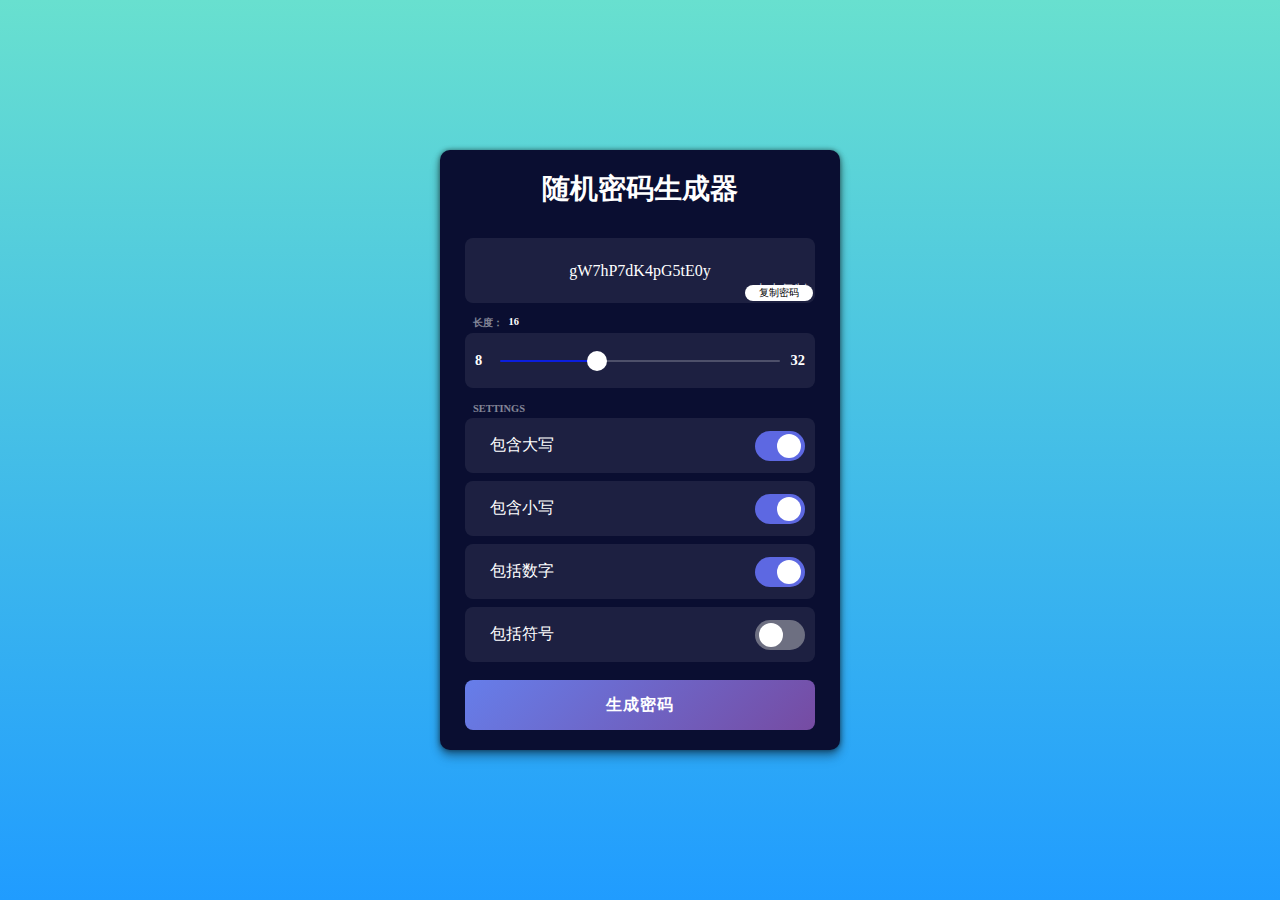
<file: password/index.html>
<!DOCTYPE html>
<html lang="en">

<head>
    <meta charset="UTF-8">
    <title>Random password</title>
    <meta name="viewport" content="width=device-width, initial-scale=1.0, maximum-scale=1.0, minimum-scale=1.0, user-scalable=no" />
    <link rel='stylesheet' href='css/font-awesome.min.css'>
    <link rel="stylesheet" href="css/style.css">
</head>

<body>
    <div class="container">
        <h2 class="title">随机密码生成器</h2>
        <div class="result">
            <div class="result__title field-title">生成的密码</div>
            <div class="result__info right">点击复制</div>
            <div class="result__info left">已复制</div>
            <div class="result__viewbox" id="result">点击生成</div>
            <button id="copy-btn">复制密码</button>
        </div>
        <div class="length range__slider" data-min="8" data-max="32">
            <div class="length__title field-title" data-length='0'>长度：</div>
            <input id="slider" type="range" min="8" max="32" value="16" />
        </div>
        <div class="settings">
            <span class="settings__title field-title">settings</span>
            <div class="setting">
                <input type="checkbox" id="uppercase" checked />
                <label for="uppercase">包含大写</label>
            </div>
            <div class="setting">
                <input type="checkbox" id="lowercase" checked />
                <label for="lowercase">包含小写</label>
            </div>
            <div class="setting">
                <input type="checkbox" id="number" checked />
                <label for="number">包括数字</label>
            </div>
            <div class="setting">
                <input type="checkbox" id="symbol" />
                <label for="symbol">包括符号</label>
            </div>
        </div>
        <button class="btn generate" id="generate">生成密码</button>
    </div>
    <script src="js/script.js"></script>
    <div style="text-align:center;">
    </div>
</body>

</html>
</file>
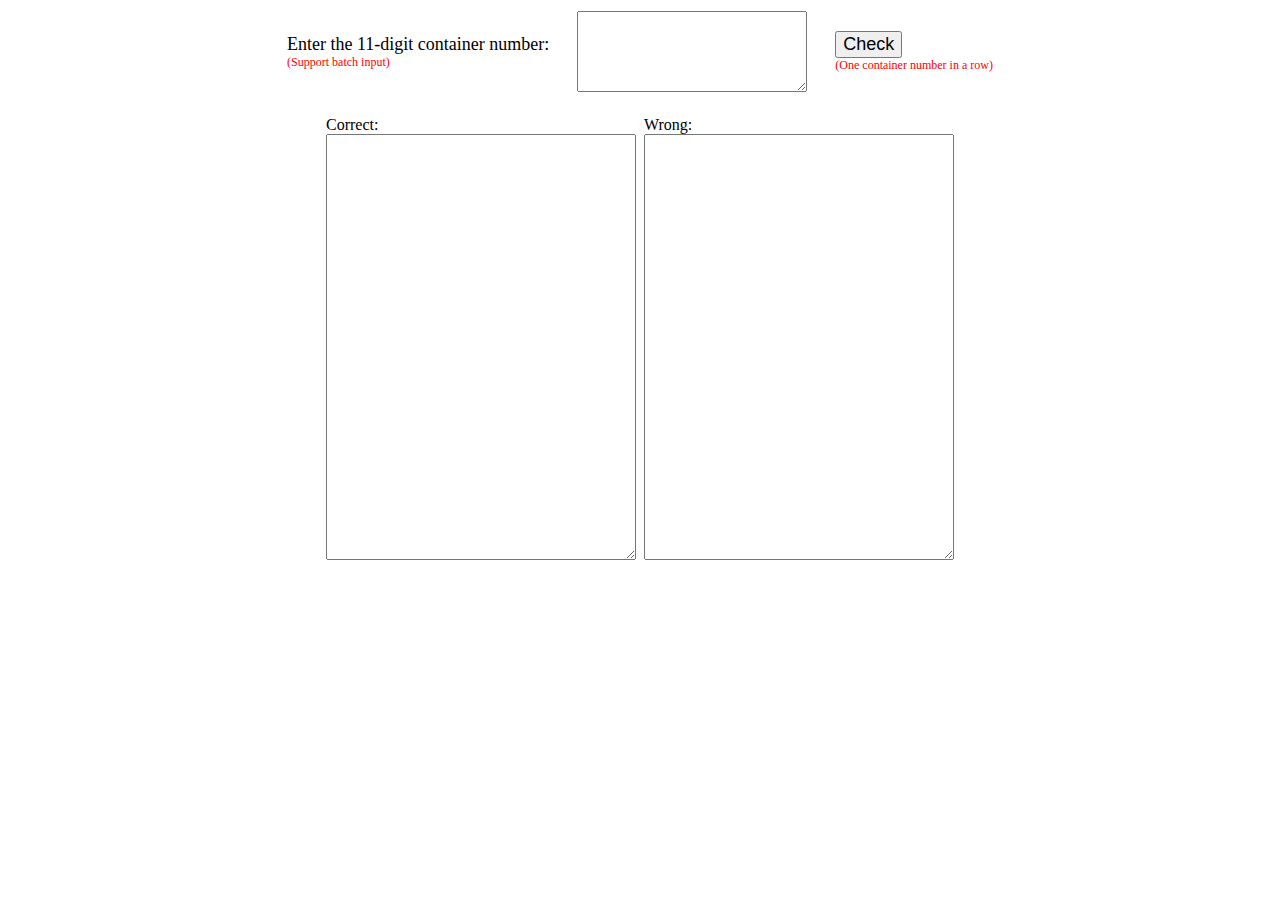
<file: container_check.html>
<!DOCTYPE html PUBLIC "-//W3C//DTD XHTML 1.0 Transitional//EN" "http://www.w3.org/TR/xhtml1/DTD/xhtml1-transitional.dtd">
<html xmlns="http://www.w3.org/1999/xhtml">
<head>
<meta http-equiv="Content-Type" content="text/html; charset=utf-8" />
<meta content="IE=edge" http-equiv="X-UA-Compatible"> 
</head>
<title>Container check</title>

<body> 
<div align="center"> 

<script language="javascript">
//去除字符串的空格
function gf_trim(as_string)
{
   while(as_string.length > 0 && as_string.indexOf(" ")==0) as_string = as_string.substr(1);
   while(as_string.length > 0 && as_string.lastIndexOf(" ")==(as_string.length-1)) as_string = as_string.substr(0,as_string.length-1);
   return as_string;
}
//集装箱箱号验证
//功能：验证集装箱箱号：
//参数：
//   as_cntrno 是否符合国际标准，
//返回值：True 符合国际标准或强行通过(特殊箱号)
//举例：gf_chkcntrno( 'TEXU2982987', 0 )     
function chkcntrno(as_cntrno,ai_choice)
{
 var fi_ki;
 var fi_numsum;
 var fi_nummod;
 var fai_num = new Array(11);
 var fb_errcntrno=false;

 if (as_cntrno==null) return true; //null不进行验证
 if (gf_trim(as_cntrno)=="") return true; //空不进行验证
 as_cntrno = gf_trim(as_cntrno);
 
 if (as_cntrno.length == 11)   //国际标准为11位，最后一位是校验位，若不是11位肯定不是标准箱
 { for(fi_ki=1;fi_ki<=11;fi_ki++)
   fai_num[fi_ki] = 0;
  for(fi_ki=1;fi_ki<=4;fi_ki++)     //根据国际标准验证法则处理箱号前面的4个英文字母
  {
   fch_char=as_cntrno.charAt(fi_ki-1).toUpperCase();
   switch(true)
   { case (fch_char=="A"):{fai_num[fi_ki] = 10;break;}
    case (fch_char>="V" && fch_char<="Z"):{fai_num[fi_ki] = fch_char.charCodeAt() - 52;break;}
    case (fch_char>="L" && fch_char<="U"):{fai_num[fi_ki] = fch_char.charCodeAt() - 53;break;}
    default:{fai_num[fi_ki] = fch_char.charCodeAt() - 54;break;}
   }
  }
  for(fi_ki=5;fi_ki<=11;fi_ki++)
  {  fch_char=as_cntrno.charAt(fi_ki-1);
   fai_num[fi_ki] = parseInt(fch_char); //ctype((mid(as_cntrno, fi_ki, 1)), integer)
      }
  fi_numsum = 0
  
  for(fi_ki=1;fi_ki<=10;fi_ki++)
  { 
   fi_sqr = 1;
   for(i=1;i<fi_ki;i++){fi_sqr *=2;}
   fi_numsum += fai_num[fi_ki] * fi_sqr;
  }

  if (as_cntrno.substr(0,4) == "HLCU") fi_numsum = fi_numsum - 2; //hapaq lloyd的柜号与国际标准相差2
  fi_nummod = fi_numsum % 11;
  if (fi_nummod == 10) fi_nummod = 0;
  if (fi_nummod == fai_num[11]) fb_errcntrno = true;
  return fb_errcntrno;
 }else{
    return fb_errcntrno;
 }  
} 

function docheck(){
	text = document.getElementById("txt").value;
	text =  text.split("\n").join(","); //alert(text);
	text =  text.split(","); //alert(text);
	for (i in text) { 
		str = text[i];
		str = str.replace(/[ ]/g,"");
		str = str.replace(/[\r\n]/g,"");
				 if (chkcntrno(str ,0)){				
				    document.getElementById("tc").value = document.getElementById("tc").value + "\r" + str;					
				 }else{					
				 	document.getElementById("tf").value = document.getElementById("tf").value + "\r" + str;
				 }	
	}			 
}


</script>

<table><tr>
	<td align="left">
  <span style="font-size:18px">Enter the 11-digit container number:</span> <br>
  <span style="font-size:12px;color:red;">  
  (Support batch input)
   </span>
	</td>
	<td style="width:20px;">
	</td>
	<td>
   <textarea rows="5" cols="26" name="txt" type="text" id="txt" ></textarea>
	</td>
	<td style="width:20px;">
	</td><td>
 <input style="font-size:18px" name="" type="button" value="Check" onclick="docheck();">
 <br><span style="font-size:12px;color:red;">  
   (One container number in a row) </span>
 </td></tr>
 </table>
 
<br />
 
 <table  style="width:1000px;" border="0" style="font-size:24px">
  <tr>
	<td valign="top" align="left" style="width:250px;">
	
	 

	</td>
    <td valign="top">Correct:<br />
<textarea name="textarea" rows="15" id="tc" name="tc" style="font-size:24px" ></textarea></td>
 <td>
</td>
    <td valign="top">Wrong:<br /><textarea name="textarea2" rows="15" id="tf" name="tf" style="font-size:24px"></textarea></td>
   <td valign="top" align="right" style="width:250px;">
   
		 

   </td>
  </tr>
</table> 
</div>

 
<br /><br />
<br />
 
<style type="text/css">
    .footer{height: 60px;width: 100%;background-color: #1b2736;}
    .footer .fl{float:left;}
    .footer .fr{float:right;}
    .footer .middle{width: 1000px;margin: 0 auto;height: 60px;}
    .footer .middle .logo{width: 158px;height:50px;background: url("/images/foblogo.png") no-repeat center;}
    .footer .middle .link-content{width: auto;overflow: hidden;margin-top: 30px;margin-left: 10px;}
    .footer .middle .link-content li{text-decoration: none;list-style: none;border-left: 1px solid #fff;width: 80px;float: left;text-align: center;height: 20px;line-height: 20px;}
    .footer .middle .link-content li a{text-decoration: none;color: #fff;font-size: 14px;}
    .footer .middle .txt{height: 60px;line-height: 23px;font-size: 12px;width: 480px;text-align: center;color: #fff;padding: 4px 0;}
    .footer .middle .txt a{color: #fff;}
</style>

<div style="display:none">
</div></body>
</html>
</file>
<file: password/css/style.css>
* {
  margin: 0;
  padding: 0;
  box-sizing: border-box;
}

body {
  width: 100%;
  min-height: 100vh;
  background-image: linear-gradient(to top, #209cff 0%, #68e0cf 100%);
  display: flex;
  justify-content: center;
  align-items: center;
}

button {
  border: 0;
  outline: 0;
}

.container {
  margin: 40px 0;
  width: 400px;
  height: 600px;
  padding: 10px 25px;
  background: #0a0e31;
  border-radius: 10px;
  box-shadow: 0 0 5px rgba(0, 0, 0, 0.45), 0 4px 8px rgba(0, 0, 0, 0.35), 0 8px 12px rgba(0, 0, 0, 0.15);
  font-family: "Montserrat";
}

.container h2.title {
  font-size: 1.75rem;
  margin: 10px -5px;
  margin-bottom: 30px;
  color: #fff;
  text-align: center;
}

.result {
  position: relative;
  width: 100%;
  height: 65px;
  overflow: hidden;
}

.result__info {
  position: absolute;
  bottom: 4px;
  color: #fff;
  font-size: 0.8rem;
  transition: all 150ms ease-in-out;
  transform: translateY(200%);
  opacity: 0;
}

.result__info.right {
  right: 8px;
}

.result__info.left {
  left: 8px;
}

.result__viewbox {
  width: 100%;
  height: 100%;
  background: rgba(255, 255, 255, 0.08);
  border-radius: 8px;
  color: #fff;
  text-align: center;
  line-height: 65px;
}

.result #copy-btn {
  position: absolute;
  bottom: 2px;
  right: 2px;
  width: 68px;
  height: 16px;
  background: #fff;
  border-radius: 8px;
  cursor: pointer;
  z-index: 2;
  font-size: 10px;
  color: #000;
}

.result #copy-btn:hover {
  background-color: #209cff;
  color: #fff;
}

.field-title {
  position: absolute;
  top: -10px;
  left: 8px;
  transform: translateY(-50%);
  font-weight: 800;
  color: rgba(255, 255, 255, 0.5);
  text-transform: uppercase;
  font-size: 0.65rem;
  pointer-events: none;
  user-select: none;
}

.options {
  width: 100%;
  height: auto;
  margin: 50px 0;
}

.range__slider {
  position: relative;
  width: 100%;
  height: calc(65px - 10px);
  display: flex;
  justify-content: center;
  align-items: center;
  background: rgba(255, 255, 255, 0.08);
  border-radius: 8px;
  margin: 30px 0;
}
.range__slider::before, .range__slider::after {
  position: absolute;
  color: #fff;
  font-size: 0.9rem;
  font-weight: bold;
}

.range__slider::before {
  content: attr(data-min);
  left: 10px;
}

.range__slider::after {
  content: attr(data-max);
  right: 10px;
}

.range__slider .length__title::after {
  content: attr(data-length);
  position: absolute;
  right: -16px;
  font-variant-numeric: tabular-nums;
  color: #fff;
}

#slider {
  -webkit-appearance: none;
  width: calc(100% - (70px));
  height: 2px;
  border-radius: 5px;
  background: rgba(255, 255, 255, 0.314);
  outline: none;
  padding: 0;
  margin: 0;
  cursor: pointer;
}

#slider::-webkit-slider-thumb {
  -webkit-appearance: none;
  width: 20px;
  height: 20px;
  border-radius: 50%;
  background: white;
  cursor: pointer;
  transition: all 0.15s ease-in-out;
}

#slider::-webkit-slider-thumb:hover {
  background: #d4d4d4;
  transform: scale(1.2);
}

#slider::-moz-range-thumb {
  width: 20px;
  height: 20px;
  border: 0;
  border-radius: 50%;
  background: white;
  cursor: pointer;
  transition: background 0.15s ease-in-out;
}

#slider::-moz-range-thumb:hover {
  background: #d4d4d4;
}

.settings {
  position: relative;
  height: auto;
  widows: 100%;
  display: flex;
  flex-direction: column;
}

.settings .setting {
  position: relative;
  width: 100%;
  height: calc(65px - 10px);
  background: rgba(255, 255, 255, 0.08);
  border-radius: 8px;
  display: flex;
  align-items: center;
  padding: 10px 25px;
  color: #fff;
  margin-bottom: 8px;
}

.settings .setting input {
  opacity: 0;
  position: absolute;
}

.settings .setting input + label {
  user-select: none;
}

.settings .setting input + label::before, .settings .setting input + label::after {
  content: "";
  position: absolute;
  transition: 150ms cubic-bezier(0.24, 0, 0.5, 1);
  transform: translateY(-50%);
  top: 50%;
  right: 10px;
  cursor: pointer;
}

.settings .setting input + label::before {
  height: 30px;
  width: 50px;
  border-radius: 30px;
  background: rgba(214, 214, 214, 0.434);
}

.settings .setting input + label::after {
  height: 24px;
  width: 24px;
  border-radius: 60px;
  right: 32px;
  background: #fff;
}

.settings .setting input:checked + label:before {
  background: #5d68e2;
  transition: all 150ms cubic-bezier(0, 0, 0, 0.1);
}

.settings .setting input:checked + label:after {
  right: 14px;
}

.settings .setting input:focus + label:before {
  box-shadow: 0 0 0 2px rgba(255, 255, 255, 0.75);
}

.btn.generate {
  user-select: none;
  position: relative;
  width: 100%;
  height: 50px;
  margin: 10px 0;
  border-radius: 8px;
  color: #fff;
  border: none;
  background-image: linear-gradient(135deg, #667eea 0%, #764ba2 100%);
  letter-spacing: 1px;
  font-weight: bold;
  text-transform: uppercase;
  cursor: pointer;
  transition: all 150ms ease;
  font-size: 16px;
  font-family: '微软雅黑';
}

.btn.generate:active {
  transform: translateY(-3%);
  box-shadow: 0 4px 8px rgba(255, 255, 255, 0.08);
}

.support {
  position: fixed;
  right: 10px;
  bottom: 10px;
  padding: 10px;
  display: flex;
}

a {
  margin: 0 20px;
  color: #fff;
  font-size: 2rem;
  transition: all 400ms ease;
}

a:hover {
  color: #222;
}
</file>
